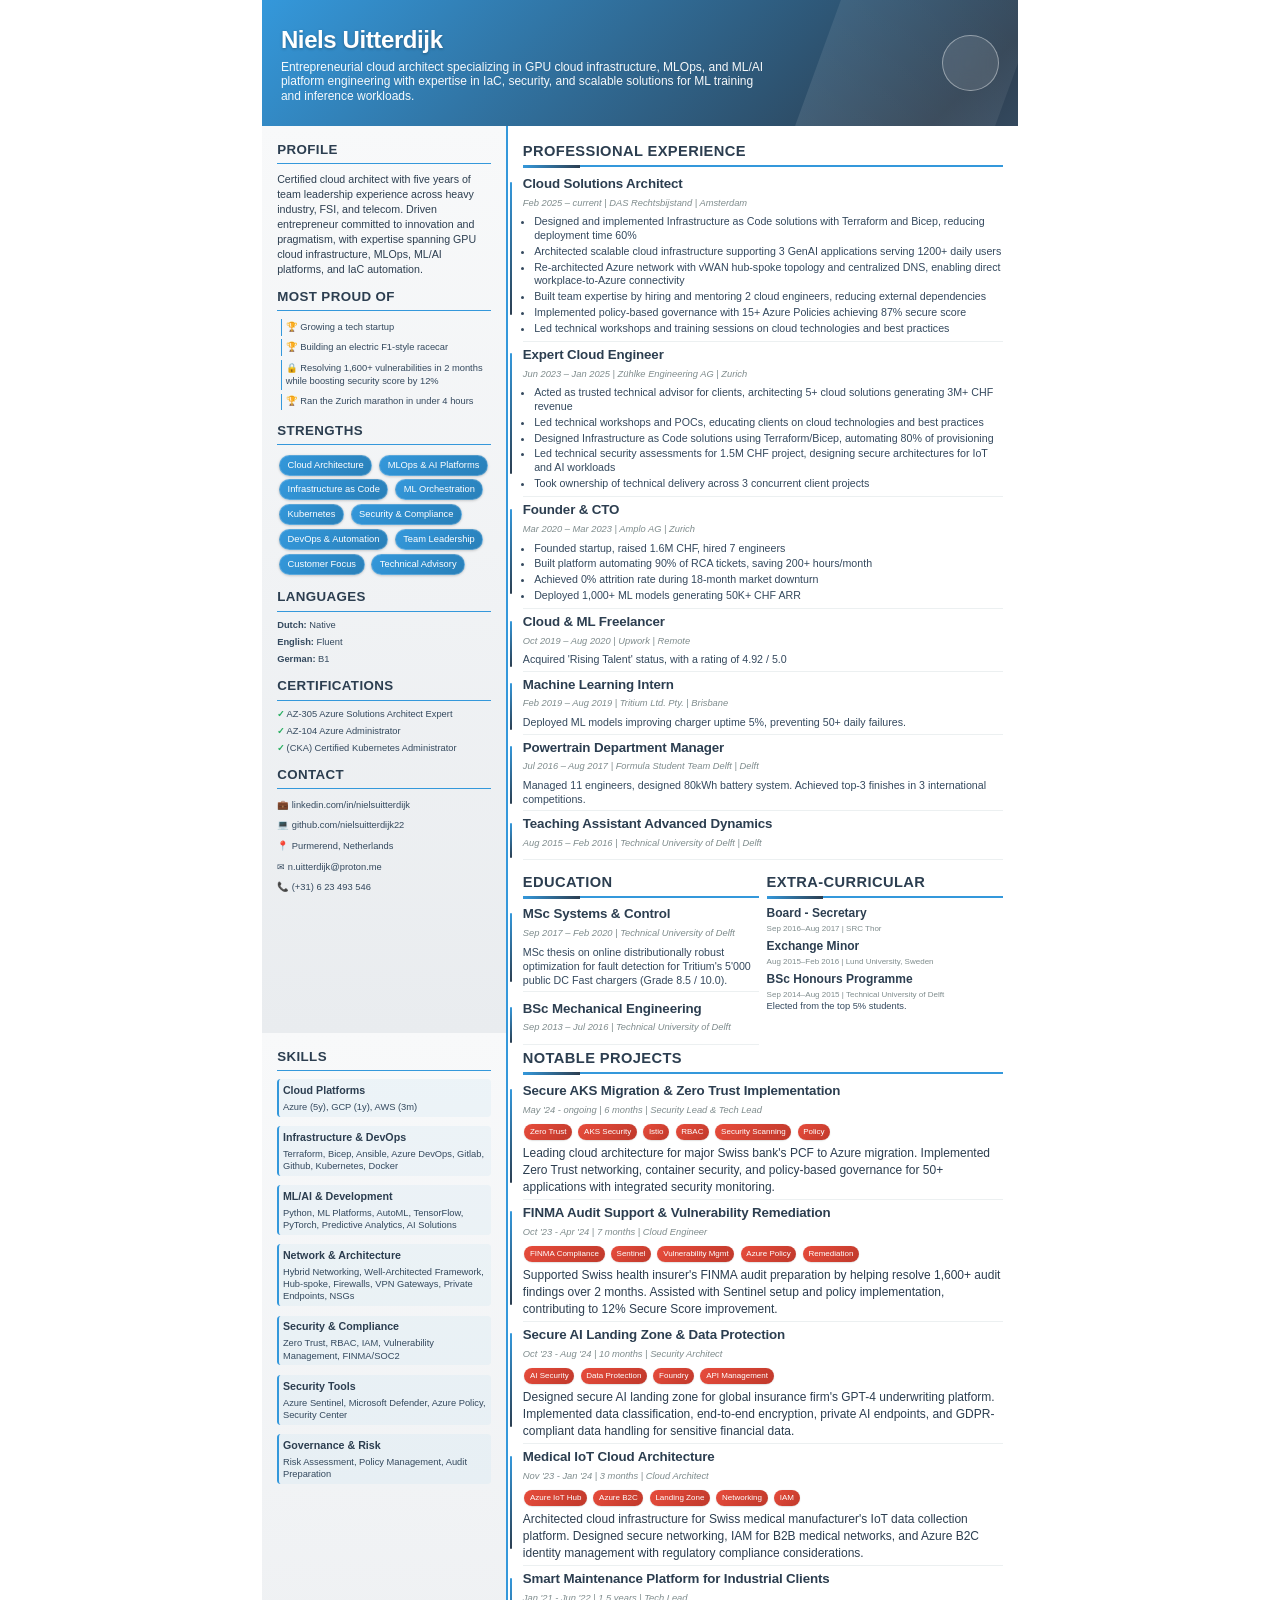
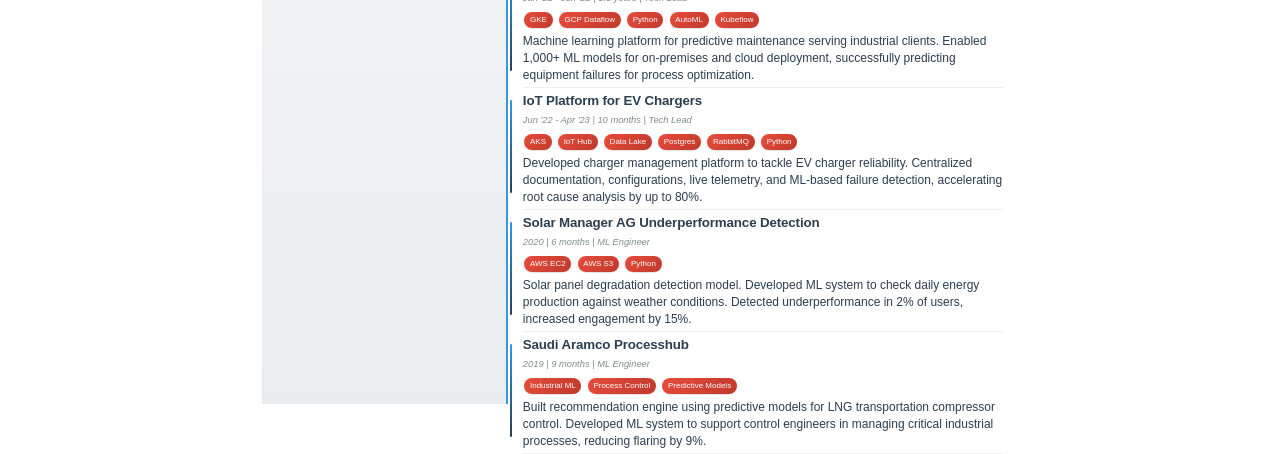
<file: print-optimized.html>
<!DOCTYPE html>
<html lang="en">
<head>
    <meta charset="UTF-8">
    <meta name="viewport" content="width=device-width, initial-scale=1.0">
    <title>Niels Uitterdijk - Resume (Print Optimized)</title>
    <style>
        @page {
            size: A4;
            margin: 5mm;
        }
        
        * {
            margin: 0;
            padding: 0;
            box-sizing: border-box;
            -webkit-print-color-adjust: exact !important;
            color-adjust: exact !important;
            print-color-adjust: exact !important;
        }
        
        body {
            font-family: 'Segoe UI', Tahoma, Geneva, Verdana, sans-serif;
            font-size: 10pt;
            line-height: 1.4;
            color: #2c3e50;
            background: white;
        }
        
        .resume-container {
            width: 200mm;
            margin: 0 auto;
        }
        
        .header {
            background: linear-gradient(135deg, #3498db 0%, #2c3e50 90%, #34495e 100%);
            color: white;
            padding: 6mm 5mm;
            display: flex;
            justify-content: space-between;
            align-items: center;
            position: relative;
            overflow: hidden;
        }
        
        .header::before {
            content: '';
            position: absolute;
            top: 0;
            right: 0;
            width: 200px;
            height: 100%;
            background: linear-gradient(45deg, rgba(255,255,255,0.1) 0%, rgba(255,255,255,0.05) 100%);
            transform: skewX(-20deg);
        }
        
        .name {
            font-size: 18pt;
            font-weight: 700;
            margin-bottom: 1mm;
            letter-spacing: -0.3pt;
            text-shadow: 0 1px 3px rgba(0,0,0,0.3);
        }
        
        .tagline {
            font-size: 9pt;
            max-width: 130mm;
            opacity: 0.95;
            font-weight: 300;
            line-height: 1.2;
        }
        
        .photo-placeholder {
            width: 15mm;
            height: 15mm;
            border: 1px solid rgba(255,255,255,0.4);
            border-radius: 50%;
            background: rgba(255,255,255,0.1);
            backdrop-filter: blur(10px);
        }
        
        .main-content {
            display: flex;
            background: white;
        }
        
        .sidebar {
            width: 65mm;
            background: linear-gradient(180deg, #f8f9fa 0%, #e9ecef 100%);
            padding: 4mm;
            font-size: 8pt;
            border-right: 2px solid #3498db;
        }
        
        .content {
            flex: 1;
            padding: 4mm;
            font-size: 9pt;
            background: white;
        }
        
        .sidebar h2 {
            color: #2c3e50;
            font-size: 10pt;
            margin-bottom: 2mm;
            border-bottom: 1pt solid #3498db;
            padding-bottom: 1mm;
            font-weight: 600;
            text-transform: uppercase;
            letter-spacing: 0.3pt;
        }
        
        .content h2 {
            color: #2c3e50;
            font-size: 11pt;
            margin-bottom: 2mm;
            border-bottom: 2pt solid #3498db;
            padding-bottom: 1mm;
            font-weight: 600;
            text-transform: uppercase;
            letter-spacing: 0.3pt;
            position: relative;
        }
        
        .content h2::after {
            content: '';
            position: absolute;
            bottom: -2pt;
            left: 0;
            width: 15mm;
            height: 2pt;
            background: linear-gradient(90deg, #3498db, #2c3e50);
        }
        
        .sidebar section, .content section {
            margin-bottom: 3mm;
        }
        
        .tag {
            background: linear-gradient(135deg, #3498db, #2980b9);
            color: white;
            padding: 0.8mm 2mm;
            border-radius: 8pt;
            font-size: 7pt;
            margin: 0.5mm;
            display: inline-block;
            font-weight: 500;
            box-shadow: 0 0.5pt 2pt rgba(0,0,0,0.2);
            border: 0.5pt solid rgba(255,255,255,0.2);
        }
        
        .job, .project {
            margin-bottom: 1mm;
            border-bottom: 0.5pt solid #ecf0f1;
            padding-bottom: 1mm;
            position: relative;
        }
        
        .job::before, .project::before {
            content: '';
            position: absolute;
            left: -3.5mm;
            top: 2mm;
            width: 2pt;
            height: 80%;
            background: linear-gradient(180deg, #3498db, #2c3e50);
            border-radius: 1pt;
        }
        
        .job h3, .project h3 {
            font-size: 10pt;
            margin-bottom: 0.8mm;
            font-weight: 600;
            color: #2c3e50;
            letter-spacing: -0.1pt;
        }
        
        .job-meta, .project-meta {
            font-size: 7pt;
            color: #7f8c8d;
            font-style: italic;
            margin-bottom: 1.5mm;
            font-weight: 500;
        }
        
        .job ul, .job p {
            font-size: 8pt;
            line-height: 1.3;
            color: #34495e;
        }
        
        .job ul {
            padding-left: 3mm;
        }
        
        .job li {
            margin-bottom: 0.5mm;
        }
        
        .tech-tag {
            background: linear-gradient(135deg, #e74c3c, #c0392b);
            color: white;
            padding: 0.6mm 1.5mm;
            border-radius: 6pt;
            font-size: 6pt;
            margin: 0.4mm;
            display: inline-block;
            font-weight: 500;
            box-shadow: 0 0.3pt 1pt rgba(0,0,0,0.2);
        }
        
        .two-columns {
            display: flex;
            gap: 2mm;
            margin-top: 1mm;
        }
        
        .two-columns > div {
            flex: 1;
        }
        
        .page-break {
            page-break-before: always;
        }
        
        .contact-item, .cert-item, .lang-item, .proud-item {
            margin-bottom: 1mm;
            font-size: 7pt;
            color: #34495e;
            font-weight: 400;
        }
        
        .contact-item {
            display: flex;
            align-items: center;
            padding: 0.5mm 0;
        }
        
        .proud-item {
            display: flex;
            align-items: center;
            padding: 0.5mm 0;
            border-left: 1pt solid #3498db;
            padding-left: 1mm;
            margin-left: 1mm;
        }
        
        .cert-item {
            position: relative;
            padding-left: 2.5mm;
        }
        
        .cert-item::before {
            content: '✓';
            position: absolute;
            left: 0;
            top: 0;
            color: #27ae60;
            font-weight: bold;
            font-size: 7pt;
        }
        
        /* Ensure content fits on 2 pages */
        .main-content {
            max-height: 240mm;
        }
        
        .page-two .main-content {
            max-height: 257mm;
        }
    </style>
</head>
<body>
    <div class="resume-container">
        <!-- Page 1 -->
        <div class="header">
            <div>
                <div class="name">Niels Uitterdijk</div>
                <div class="tagline">Entrepreneurial cloud architect specializing in GPU cloud infrastructure, MLOps, and ML/AI platform engineering with expertise in IaC, security, and scalable solutions for ML training and inference workloads.</div>
            </div>
            <div class="photo-placeholder"></div>
        </div>
        
        <div class="main-content">
            <div class="sidebar">
                <section>
                    <h2>Profile</h2>
                    <p>Certified cloud architect with five years of team leadership experience across heavy industry, FSI, and telecom. Driven entrepreneur committed to innovation and pragmatism, with expertise spanning GPU cloud infrastructure, MLOps, ML/AI platforms, and IaC automation.</p>
                </section>
                
                <section>
                    <h2>Most Proud Of</h2>
                    <div class="proud-item">🏆 Growing a tech startup </div>
                    <div class="proud-item">🏆 Building an electric F1-style racecar </div>
                    <div class="proud-item">🔒 Resolving 1,600+ vulnerabilities in 2 months while boosting security score by 12%</div>
                    <div class="proud-item">🏆 Ran the Zurich marathon in under 4 hours</div>
                </section>
                
                <section>
                    <h2>Strengths</h2>
                    <span class="tag">Cloud Architecture</span>
                    <span class="tag">MLOps & AI Platforms</span>
                    <span class="tag">Infrastructure as Code</span>
                    <span class="tag">ML Orchestration</span>
                    <span class="tag">Kubernetes</span>
                    <span class="tag">Security & Compliance</span>
                    <span class="tag">DevOps & Automation</span>
                    <span class="tag">Team Leadership</span>
                    <span class="tag">Customer Focus</span>
                    <span class="tag">Technical Advisory</span>
                </section>
                
                <section>
                    <h2>Languages</h2>
                    <div class="lang-item"><strong>Dutch:</strong> Native</div>
                    <div class="lang-item"><strong>English:</strong> Fluent</div>
                    <div class="lang-item"><strong>German:</strong> B1</div>
                </section>
                
                <section>
                    <h2>Certifications</h2>
                    <div class="cert-item">AZ-305 Azure Solutions Architect Expert</div>
                    <div class="cert-item">AZ-104 Azure Administrator</div>
                    <div class="cert-item">(CKA) Certified Kubernetes Administrator</div>
                </section>
                
                <section>
                    <h2>Contact</h2>
                    <div class="contact-item">💼 linkedin.com/in/nielsuitterdijk</div>
                    <div class="contact-item">💻 github.com/nielsuitterdijk22</div>
                    <div class="contact-item">📍 Purmerend, Netherlands</div>
                    <div class="contact-item">✉ n.uitterdijk@proton.me</div>
                    <div class="contact-item">📞 (+31) 6 23 493 546</div>
                </section>
            </div>
            
            <div class="content">
                <section>
                    <h2>Professional Experience</h2>
                    
                    <div class="job">
                        <h3>Cloud Solutions Architect</h3>
                        <div class="job-meta">Feb 2025 – current | DAS Rechtsbijstand | Amsterdam</div>
                        <ul>
                            <li>Designed and implemented Infrastructure as Code solutions with Terraform and Bicep, reducing deployment time 60%</li>
                            <li>Architected scalable cloud infrastructure supporting 3 GenAI applications serving 1200+ daily users</li>
                            <li>Re-architected Azure network with vWAN hub-spoke topology and centralized DNS, enabling direct workplace-to-Azure connectivity</li>
                            <li>Built team expertise by hiring and mentoring 2 cloud engineers, reducing external dependencies</li>
                            <li>Implemented policy-based governance with 15+ Azure Policies achieving 87% secure score</li>
                            <li>Led technical workshops and training sessions on cloud technologies and best practices</li>
                        </ul>
                    </div>
                    
                    <div class="job">
                        <h3>Expert Cloud Engineer</h3>
                        <div class="job-meta">Jun 2023 – Jan 2025 | Zühlke Engineering AG | Zurich</div>
                        <ul>
                            <li>Acted as trusted technical advisor for clients, architecting 5+ cloud solutions generating 3M+ CHF revenue</li>
                            <li>Led technical workshops and POCs, educating clients on cloud technologies and best practices</li>
                            <li>Designed Infrastructure as Code solutions using Terraform/Bicep, automating 80% of provisioning</li>
                            <li>Led technical security assessments for 1.5M CHF project, designing secure architectures for IoT and AI workloads</li>
                            <li>Took ownership of technical delivery across 3 concurrent client projects</li>
                        </ul>
                    </div>
                    
                    <div class="job">
                        <h3>Founder & CTO</h3>
                        <div class="job-meta">Mar 2020 – Mar 2023 | Amplo AG | Zurich</div>
                        <ul>
                            <li>Founded startup, raised 1.6M CHF, hired 7 engineers</li>
                            <li>Built platform automating 90% of RCA tickets, saving 200+ hours/month</li>
                            <li>Achieved 0% attrition rate during 18-month market downturn</li>
                            <li>Deployed 1,000+ ML models generating 50K+ CHF ARR</li>
                        </ul>
                    </div>
                    
                    <div class="job">
                        <h3>Cloud & ML Freelancer</h3>
                        <div class="job-meta">Oct 2019 – Aug 2020 | Upwork | Remote</div>
                        <p>Acquired 'Rising Talent' status, with a rating of 4.92 / 5.0</p>
                    </div>
                    
                    <div class="job">
                        <h3>Machine Learning Intern</h3>
                        <div class="job-meta">Feb 2019 – Aug 2019 | Tritium Ltd. Pty. | Brisbane</div>
                        <p>Deployed ML models improving charger uptime 5%, preventing 50+ daily failures.</p>
                    </div>
                    
                    <div class="job">
                        <h3>Powertrain Department Manager</h3>
                        <div class="job-meta">Jul 2016 – Aug 2017 | Formula Student Team Delft | Delft</div>
                        <p>Managed 11 engineers, designed 80kWh battery system. Achieved top-3 finishes in 3 international competitions.</p>
                    </div>
                    
                    <div class="job">
                        <h3>Teaching Assistant Advanced Dynamics</h3>
                        <div class="job-meta">Aug 2015 – Feb 2016 | Technical University of Delft | Delft</div>
                    </div>
                    
                </section>
                
                <div class="two-columns">
                    <div>
                        <section style="margin-bottom: 1mm;">
                            <h2>Education</h2>
                            <div class="job" style="margin-bottom: 2mm; padding-bottom: 1mm;">
                                <h3>MSc Systems & Control</h3>
                                <div class="job-meta">Sep 2017 – Feb 2020 | Technical University of Delft</div>
                                <p>MSc thesis on online distributionally robust optimization for fault detection for Tritium's 5'000 public DC Fast chargers (Grade 8.5 / 10.0).</p>
                            </div>
                            
                            <div class="job" style="margin-bottom: 1mm; padding-bottom: 1mm;">
                                <h3>BSc Mechanical Engineering</h3>
                                <div class="job-meta">Sep 2013 – Jul 2016 | Technical University of Delft</div>
                            </div>
                        </section>
                    </div>
                    
                    <div>
                        <section style="margin-bottom: 1mm;">
                            <h2>Extra-curricular</h2>
                            
                            <div style="margin-bottom: 1mm;">
                                <h3 style="font-size: 9pt; margin-bottom: 0.3mm; color: #2c3e50; font-weight: 600;">Board - Secretary</h3>
                                <div style="font-size: 6pt; color: #7f8c8d;">Sep 2016–Aug 2017 | SRC Thor</div>
                            </div>
                            
                            <div style="margin-bottom: 1mm;">
                                <h3 style="font-size: 9pt; margin-bottom: 0.3mm; color: #2c3e50; font-weight: 600;">Exchange Minor</h3>
                                <div style="font-size: 6pt; color: #7f8c8d;">Aug 2015–Feb 2016 | Lund University, Sweden</div>
                            </div>
                            
                            <div>
                                <h3 style="font-size: 9pt; margin-bottom: 0.3mm; color: #2c3e50; font-weight: 600;">BSc Honours Programme</h3>
                                <div style="font-size: 6pt; color: #7f8c8d; margin-bottom: 0.3mm;">Sep 2014–Aug 2015 | Technical University of Delft</div>
                                <p style="font-size: 7pt; color: #34495e; line-height: 1.2;">Elected from the top 5% students.</p>
                            </div>
                        </section>
                    </div>
                </div>
            </div>
        </div>
        
        <!-- Page 2 -->
        <div class="page-break page-two">
            <div class="main-content">
                <div class="sidebar">
                    <section>
                        <h2>Skills</h2>                        
                        <div style="margin-bottom: 2.5mm; padding: 1mm; background: rgba(52, 152, 219, 0.05); border-radius: 1mm; border-left: 2pt solid #3498db;">
                            <h3 style="font-size: 8pt; margin-bottom: 0.8mm; font-weight: 600; color: #2c3e50;">Cloud Platforms</h3>
                            <p style="font-size: 7pt; line-height: 1.3; color: #34495e;">Azure (5y), GCP (1y), AWS (3m)</p>
                        </div>
                        
                        <div style="margin-bottom: 2.5mm; padding: 1mm; background: rgba(52, 152, 219, 0.05); border-radius: 1mm; border-left: 2pt solid #3498db;">
                            <h3 style="font-size: 8pt; margin-bottom: 0.8mm; font-weight: 600; color: #2c3e50;">Infrastructure & DevOps</h3>
                            <p style="font-size: 7pt; line-height: 1.3; color: #34495e;">Terraform, Bicep, Ansible, Azure DevOps, Gitlab, Github, Kubernetes, Docker</p>
                        </div>
                        <div style="margin-bottom: 2.5mm; padding: 1mm; background: rgba(52, 152, 219, 0.05); border-radius: 1mm; border-left: 2pt solid #3498db;">
                            <h3 style="font-size: 8pt; margin-bottom: 0.8mm; font-weight: 600; color: #2c3e50;">ML/AI & Development</h3>
                            <p style="font-size: 7pt; line-height: 1.3; color: #34495e;">Python, ML Platforms, AutoML, TensorFlow, PyTorch, Predictive Analytics, AI Solutions</p>
                        </div>
                        <div style="margin-bottom: 2.5mm; padding: 1mm; background: rgba(52, 152, 219, 0.05); border-radius: 1mm; border-left: 2pt solid #3498db;">
                            <h3 style="font-size: 8pt; margin-bottom: 0.8mm; font-weight: 600; color: #2c3e50;">Network & Architecture</h3>
                            <p style="font-size: 7pt; line-height: 1.3; color: #34495e;">Hybrid Networking, Well-Architected Framework, Hub-spoke, Firewalls, VPN Gateways, Private Endpoints, NSGs</p>
                        </div>
                        <div
                            style="margin-bottom: 2.5mm; padding: 1mm; background: rgba(52, 152, 219, 0.05); border-radius: 1mm; border-left: 2pt solid #3498db;">
                            <h3 style="font-size: 8pt; margin-bottom: 0.8mm; font-weight: 600; color: #2c3e50;">Security & Compliance</h3>
                            <p style="font-size: 7pt; line-height: 1.3; color: #34495e;">Zero Trust, RBAC, IAM, Vulnerability Management,
                                FINMA/SOC2</p>
                        </div>
                        <div
                            style="margin-bottom: 2.5mm; padding: 1mm; background: rgba(52, 152, 219, 0.05); border-radius: 1mm; border-left: 2pt solid #3498db;">
                            <h3 style="font-size: 8pt; margin-bottom: 0.8mm; font-weight: 600; color: #2c3e50;">Security Tools</h3>
                            <p style="font-size: 7pt; line-height: 1.3; color: #34495e;">Azure Sentinel, Microsoft Defender, Azure Policy,
                                Security Center</p>
                        </div>
                        <div style="padding: 1mm; background: rgba(52, 152, 219, 0.05); border-radius: 1mm; border-left: 2pt solid #3498db;">
                            <h3 style="font-size: 8pt; margin-bottom: 0.8mm; font-weight: 600; color: #2c3e50;">Governance & Risk</h3>
                            <p style="font-size: 7pt; line-height: 1.3; color: #34495e;">Risk Assessment, Policy Management, Audit Preparation
                            </p>
                        </div>
                    </section>
                </div>
                
                <div class="content">
                    <section>
                        <h2>Notable Projects</h2>
                        
                        <div class="project">
                            <h3>Secure AKS Migration & Zero Trust Implementation</h3>
                            <div class="project-meta">May '24 - ongoing | 6 months | Security Lead & Tech Lead</div>
                            <div style="margin-bottom: 1mm;">
                                <span class="tech-tag">Zero Trust</span>
                                <span class="tech-tag">AKS Security</span>
                                <span class="tech-tag">Istio</span>
                                <span class="tech-tag">RBAC</span>
                                <span class="tech-tag">Security Scanning</span>
                                <span class="tech-tag">Policy</span>
                            </div>
                            <p>Leading cloud architecture for major Swiss bank's PCF to Azure migration. Implemented Zero Trust networking, container security, and policy-based governance for 50+ applications with integrated security monitoring.</p>
                        </div>
                        
                        <div class="project">
                            <h3>FINMA Audit Support & Vulnerability Remediation</h3>
                            <div class="project-meta">Oct '23 - Apr '24 | 7 months | Cloud Engineer</div>
                            <div style="margin-bottom: 1mm;">
                                <span class="tech-tag">FINMA Compliance</span>
                                <span class="tech-tag">Sentinel</span>
                                <span class="tech-tag">Vulnerability Mgmt</span>
                                <span class="tech-tag">Azure Policy</span>
                                <span class="tech-tag">Remediation</span>
                            </div>
                            <p>Supported Swiss health insurer's FINMA audit preparation by helping resolve 1,600+ audit findings over 2 months. Assisted with Sentinel setup and policy implementation, contributing to 12% Secure Score improvement.</p>
                        </div>
                        
                        <div class="project">
                            <h3>Secure AI Landing Zone & Data Protection</h3>
                            <div class="project-meta">Oct '23 - Aug '24 | 10 months | Security Architect</div>
                            <div style="margin-bottom: 1mm;">
                                <span class="tech-tag">AI Security</span>
                                <span class="tech-tag">Data Protection</span>
                                <span class="tech-tag">Foundry</span>
                                <span class="tech-tag">API Management</span>
                            </div>
                            <p>Designed secure AI landing zone for global insurance firm's GPT-4 underwriting platform. Implemented data classification, end-to-end encryption, private AI endpoints, and GDPR-compliant data handling for sensitive financial data.</p>
                        </div>
                        
                        <div class="project">
                            <h3>Medical IoT Cloud Architecture</h3>
                            <div class="project-meta">Nov '23 - Jan '24 | 3 months | Cloud Architect</div>
                            <div style="margin-bottom: 1mm;">
                                <span class="tech-tag">Azure IoT Hub</span>
                                <span class="tech-tag">Azure B2C</span>
                                <span class="tech-tag">Landing Zone</span>
                                <span class="tech-tag">Networking</span>
                                <span class="tech-tag">IAM</span>
                            </div>
                            <p>Architected cloud infrastructure for Swiss medical manufacturer's IoT data collection platform. Designed secure networking, IAM for B2B medical networks, and Azure B2C identity management with regulatory compliance considerations.</p>
                        </div>
                        
                        <div class="project">
                            <h3>Smart Maintenance Platform for Industrial Clients</h3>
                            <div class="project-meta">Jan '21 - Jun '22 | 1.5 years | Tech Lead</div>
                            <div style="margin-bottom: 1mm;">
                                <span class="tech-tag">GKE</span>
                                <span class="tech-tag">GCP Dataflow</span>
                                <span class="tech-tag">Python</span>
                                <span class="tech-tag">AutoML</span>
                                <span class="tech-tag">Kubeflow</span>
                            </div>
                            <p>Machine learning platform for predictive maintenance serving industrial clients. Enabled 1,000+ ML models for on-premises and cloud deployment, successfully predicting equipment failures for process optimization.</p>
                        </div>
                        
                        <div class="project">
                            <h3>IoT Platform for EV Chargers</h3>
                            <div class="project-meta">Jun '22 - Apr '23 | 10 months | Tech Lead</div>
                            <div style="margin-bottom: 1mm;">
                                <span class="tech-tag">AKS</span>
                                <span class="tech-tag">IoT Hub</span>
                                <span class="tech-tag">Data Lake</span>
                                <span class="tech-tag">Postgres</span>
                                <span class="tech-tag">RabbitMQ</span>
                                <span class="tech-tag">Python</span>
                            </div>
                            <p>Developed charger management platform to tackle EV charger reliability. Centralized documentation, configurations, live telemetry, and ML-based failure detection, accelerating root cause analysis by up to 80%.</p>
                        </div>
                        
                        <div class="project">
                            <h3>Solar Manager AG Underperformance Detection</h3>
                            <div class="project-meta">2020 | 6 months | ML Engineer</div>
                            <div style="margin-bottom: 1mm;">
                                <span class="tech-tag">AWS EC2</span>
                                <span class="tech-tag">AWS S3</span>
                                <span class="tech-tag">Python</span>
                            </div>
                            <p>Solar panel degradation detection model. Developed ML system to check daily energy production against weather conditions. Detected underperformance in 2% of users, increased engagement by 15%.</p>
                        </div>
                        
                        <div class="project">
                            <h3>Saudi Aramco Processhub</h3>
                            <div class="project-meta">2019 | 9 months | ML Engineer</div>
                            <div style="margin-bottom: 1mm;">
                                <span class="tech-tag">Industrial ML</span>
                                <span class="tech-tag">Process Control</span>
                                <span class="tech-tag">Predictive Models</span>
                            </div>
                            <p>Built recommendation engine using predictive models for LNG transportation compressor control. Developed ML system to support control engineers in managing critical industrial processes, reducing flaring by 9%.</p>
                        </div>
                    </section>
                </div>
            </div>
        </div>
    </div>
    
    <!-- <script>
        // Auto-print when page loads
        window.addEventListener('load', function() {
            setTimeout(() => {
                window.print();
            }, 500);
        });
    </script> -->
</body>
</html>
</file>
